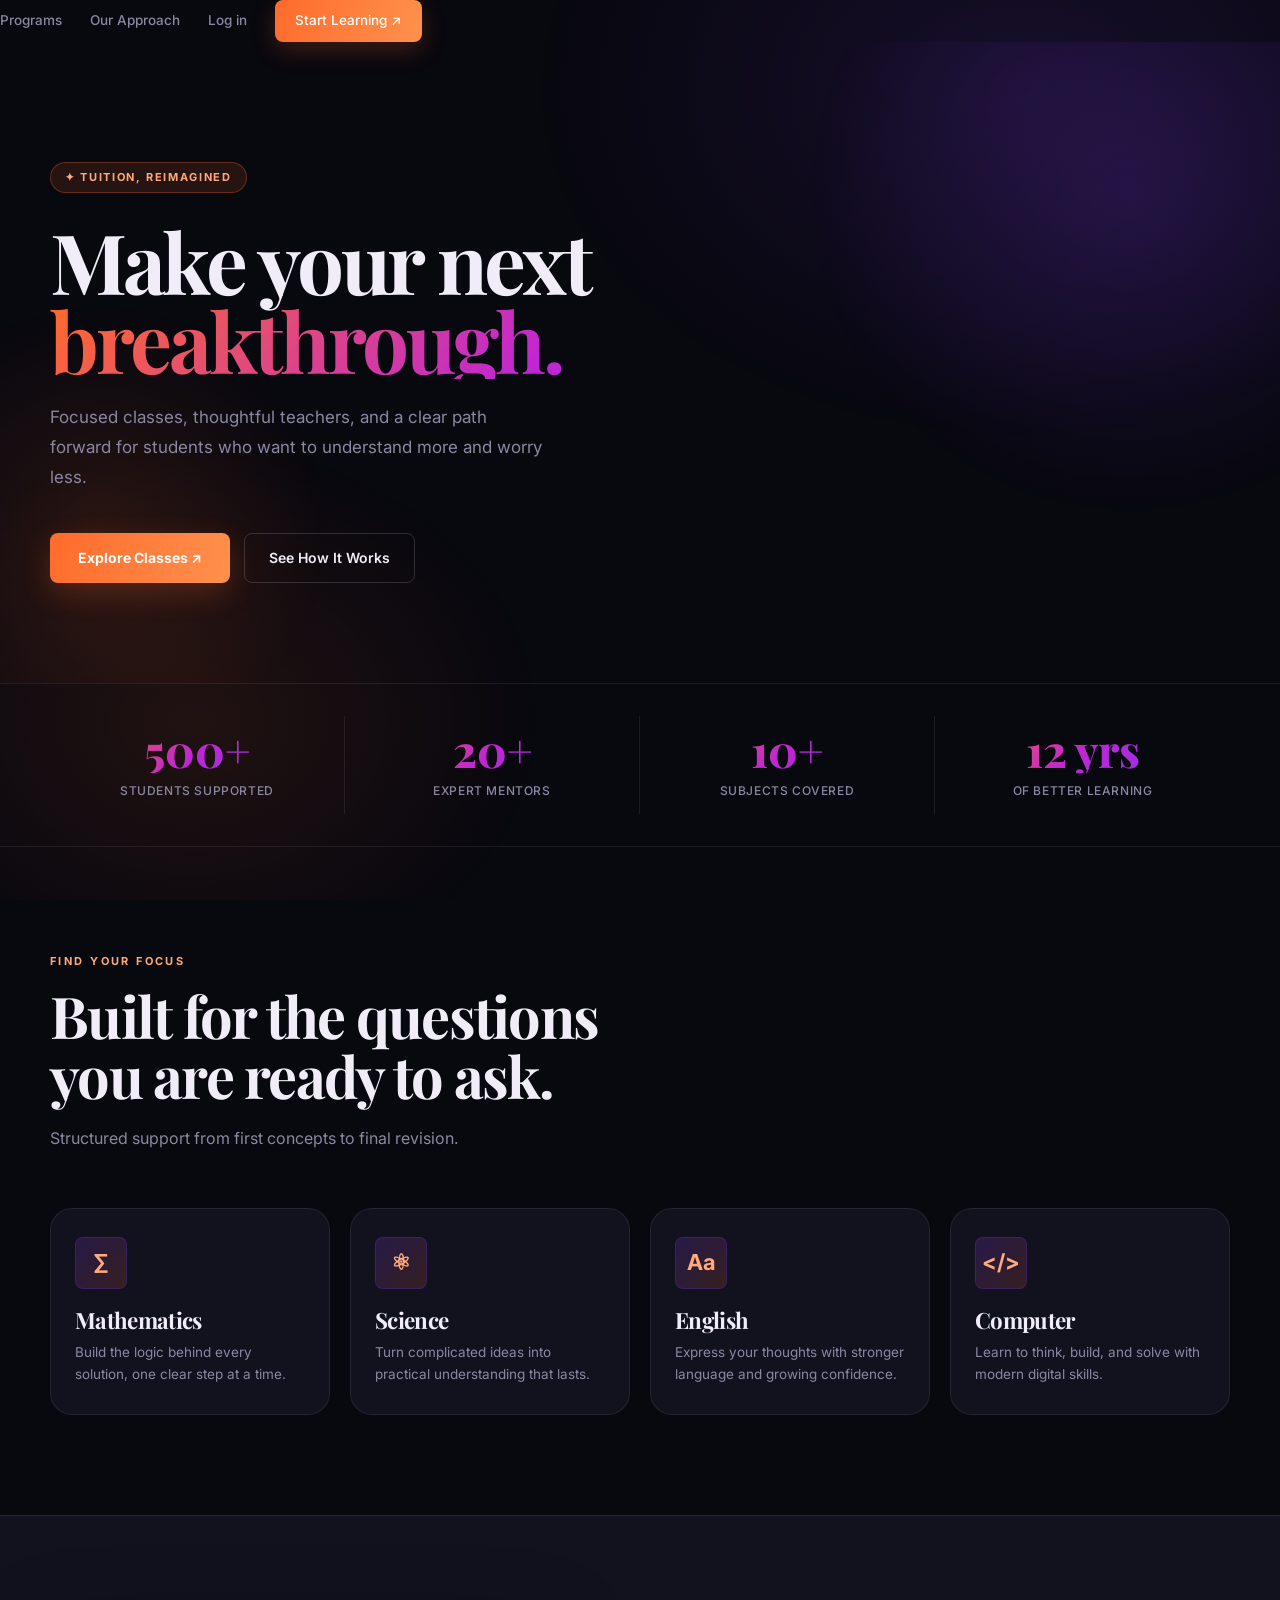
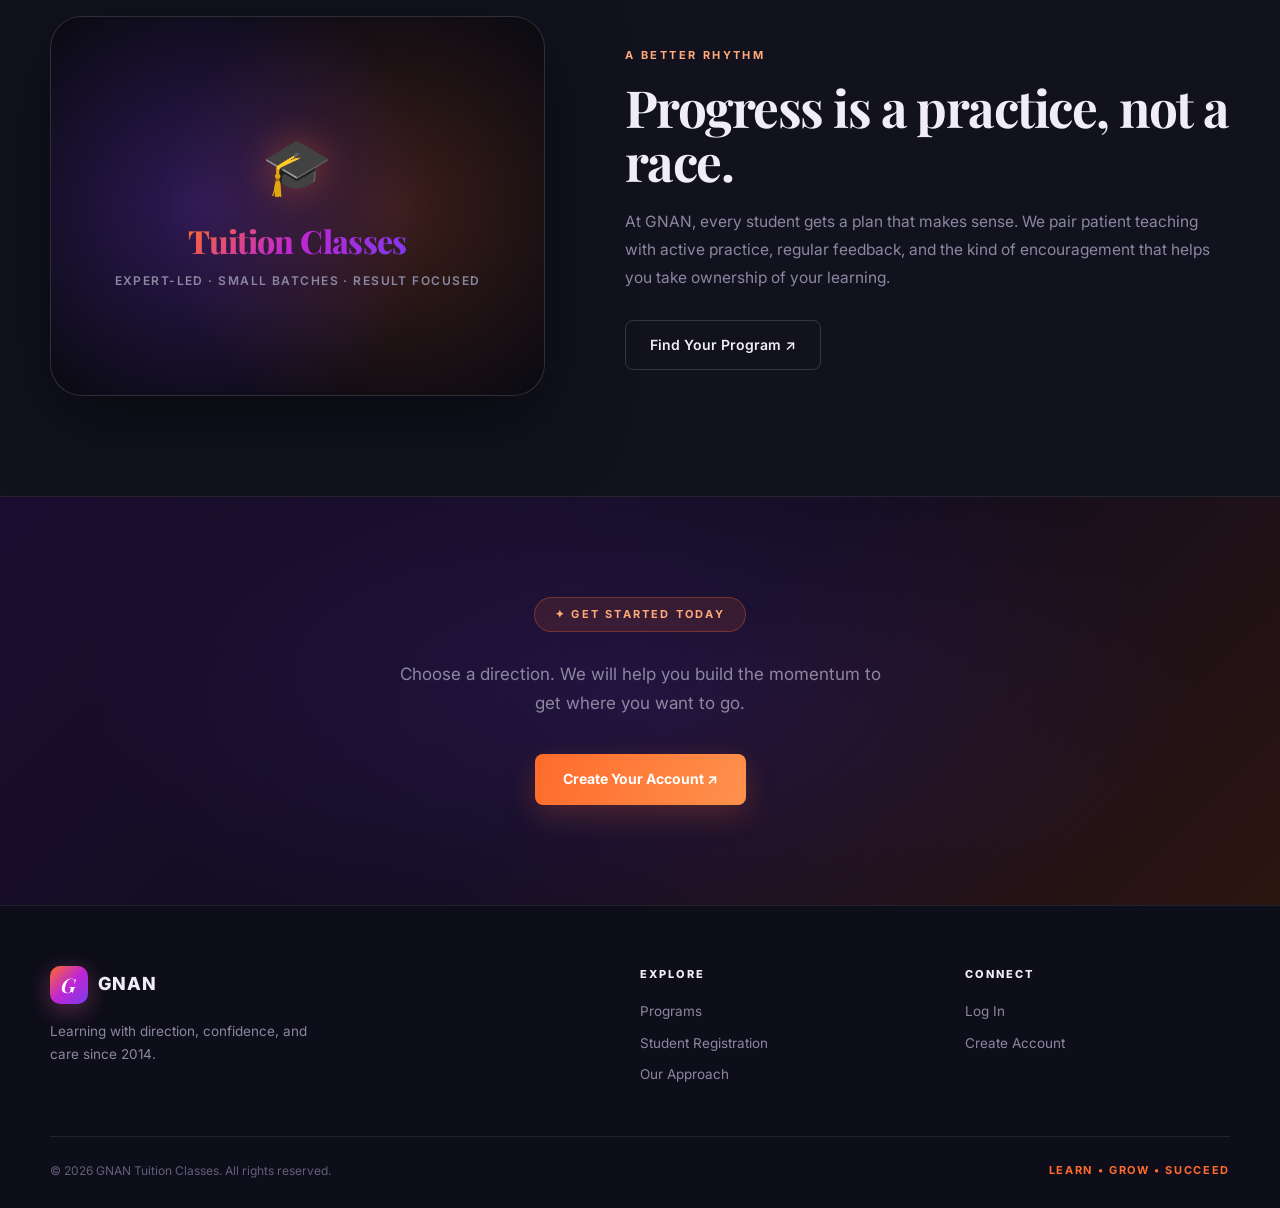
<file: Project.1sem/index.html>
<!DOCTYPE html>
<html lang="en">

<head>
  <meta charset="UTF-8">
  <meta name="viewport" content="width=device-width, initial-scale=1.0">
  <meta name="description"
    content="GNAN Tuition Classes — Focused classes, thoughtful teachers, and a clear path forward for students who want to understand more and worry less.">
  <title>GNAN | Learn with Direction</title>
  <link rel="stylesheet" href="style.css">
</head>

<body>

  </a>
  <nav class="nav-links">
    <a href="#programs">Programs</a>
    <a href="#approach">Our Approach</a>
    <a href="login.html">Log in</a>
    <a class="nav-btn" href="signup.html">Start Learning ↗</a>
  </nav>
  </div>
  </header>

  <main>

    <!-- ══ HERO ══ -->
    <section class="hero">
      <div class="container hero-content">

        <div class="hero-text">
          <div class="hero-badge">✦ Tuition, Reimagined</div>
          <h1>Make your next<br><span class="highlight">breakthrough.</span></h1>
          <p class="hero-desc">Focused classes, thoughtful teachers, and a clear path forward for students who want to
            understand more and worry less.</p>
          <div class="hero-buttons">
            <a class="btn-primary" href="registration.html">Explore Classes ↗</a>
            <a class="btn-secondary" href="#approach">See How It Works</a>
          </div>
        </div>

      </div>
    </section>

    <!-- ══ STATS ══ -->
    <section class="stats-strip">
      <div class="container stats-grid">
        <div class="stat-item">
          <span class="stat-number">500+</span>
          <span class="stat-label">Students Supported</span>
        </div>
        <div class="stat-item">
          <span class="stat-number">20+</span>
          <span class="stat-label">Expert Mentors</span>
        </div>
        <div class="stat-item">
          <span class="stat-number">10+</span>
          <span class="stat-label">Subjects Covered</span>
        </div>
        <div class="stat-item">
          <span class="stat-number">12 yrs</span>
          <span class="stat-label">Of Better Learning</span>
        </div>
      </div>
    </section>

    <!-- ══ PROGRAMS ══ -->
    <section class="section" id="programs">
      <div class="container">
        <div class="section-header">
          <span class="eyebrow">Find Your Focus</span>
          <h2>Built for the questions you are ready to ask.</h2>
          <p>Structured support from first concepts to final revision.</p>
        </div>
        <div class="course-grid">
          <article class="course-card">
            <div class="course-icon">∑</div>
            <h3>Mathematics</h3>
            <p>Build the logic behind every solution, one clear step at a time.</p>
          </article>
          <article class="course-card">
            <div class="course-icon">⚛</div>
            <h3>Science</h3>
            <p>Turn complicated ideas into practical understanding that lasts.</p>
          </article>
          <article class="course-card">
            <div class="course-icon">Aa</div>
            <h3>English</h3>
            <p>Express your thoughts with stronger language and growing confidence.</p>
          </article>
          <article class="course-card">
            <div class="course-icon">&lt;/&gt;</div>
            <h3>Computer</h3>
            <p>Learn to think, build, and solve with modern digital skills.</p>
          </article>
        </div>
      </div>
    </section>

    <!-- ══ APPROACH ══ -->
    <section class="section about-section" id="approach">
      <div class="container about-grid">
        <div class="about-visual">
          <div class="tuition-badge">
            <div class="tuition-icon">🎓</div>
            <span class="tuition-label">Tuition Classes</span>
            <p class="tuition-sub">Expert-led · Small Batches · Result Focused</p>
          </div>
        </div>
        <div class="about-content">
          <span class="eyebrow">A Better Rhythm</span>
          <h2>Progress is a practice, not a race.</h2>
          <p>At GNAN, every student gets a plan that makes sense. We pair patient teaching with active practice, regular
            feedback, and the kind of encouragement that helps you take ownership of your learning.</p>
          <a class="btn-secondary" href="registration.html">Find Your Program ↗</a>
        </div>
      </div>
    </section>


    <!-- ══ CTA ══ -->
    <section class="cta-section">
      <div class="container">
        <div class="cta-badge">✦ Get Started Today</div>
        <p>Choose a direction. We will help you build the momentum to get where you want to go.</p>
        <a class="btn-primary" href="signup.html">Create Your Account ↗</a>
      </div>
    </section>

  </main>

  <!-- ══ FOOTER ══ -->
  <footer class="footer">
    <div class="container footer-grid">
      <div class="footer-brand">
        <a class="logo" href="index.html">
          <div class="logo-icon">G</div>
          GNAN
        </a>
        <p>Learning with direction, confidence, and care since 2014.</p>
      </div>
      <div class="footer-col">
        <h4>Explore</h4>
        <div class="footer-links">
          <a href="#programs">Programs</a>
          <a href="registration.html">Student Registration</a>
          <a href="#approach">Our Approach</a>
        </div>
      </div>
      <div class="footer-col">
        <h4>Connect</h4>
        <div class="footer-links">
          <a href="login.html">Log In</a>
          <a href="signup.html">Create Account</a>
        </div>
      </div>
    </div>
    <div class="container footer-bottom">
      <p>© 2026 GNAN Tuition Classes. All rights reserved.</p>
      <span class="footer-tagline">Learn • Grow • Succeed</span>
    </div>
  </footer>
  <script src='https://cdn.jotfor.ms/agent/embedjs/01a11aa66d4870008f48ce76bed89f0163a3/embed.js'>
  </script>
</body>

</html>
</file>
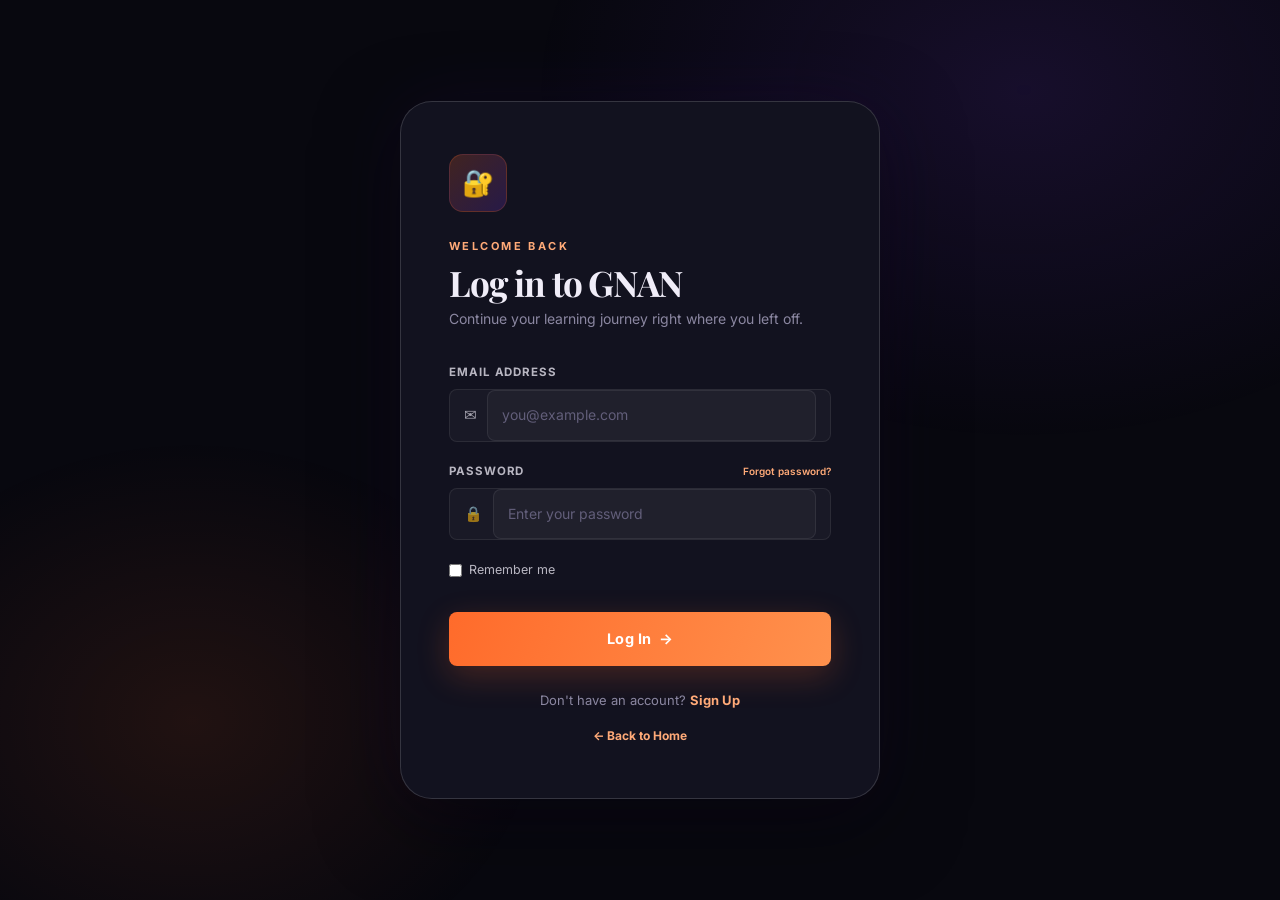
<file: Project.1sem/login.html>
<!DOCTYPE html>
<html lang="en">
<head>
  <meta charset="UTF-8">
  <meta name="viewport" content="width=device-width, initial-scale=1.0">
  <meta name="description" content="Login to GNAN Tuition Classes — Welcome back to your learning journey.">
  <title>Log In | GNAN Tuition Classes</title>
  <link rel="stylesheet" href="style.css">
</head>
<body class="auth-page">

  <div class="login-card">

    <div class="auth-icon">🔐</div>

    <span class="eyebrow">Welcome Back</span>
    <h1 style="font-size:2.2rem; margin: 8px 0 6px; line-height:1.05;">Log in to GNAN</h1>
    <p style="color:var(--muted); font-size:14px; margin-bottom:32px;">Continue your learning journey right where you left off.</p>

    <form>

      <div class="form-group">
        <label for="login-email">Email Address</label>
        <div class="input-wrap">
          <span class="input-icon">✉</span>
          <input type="email" id="login-email" placeholder="you@example.com" required>
        </div>
      </div>

      <div class="form-group">
        <div class="label-row">
          <label for="login-password">Password</label>
          <a href="#" class="label-hint" style="color:var(--orange-soft); font-weight:600;">Forgot password?</a>
        </div>
        <div class="input-wrap">
          <span class="input-icon">🔒</span>
          <input type="password" id="login-password" placeholder="Enter your password" required>
        </div>
      </div>

      <div class="login-meta">
        <label>
          <input type="checkbox" id="remember" style="accent-color:var(--orange);">
          Remember me
        </label>
      </div>

      <button type="submit" class="btn-submit">
        Log In &nbsp;→
      </button>

    </form>

    <div class="form-footer">
      Don't have an account? <a href="signup.html">Sign Up</a>
      <br>
      <a href="index.html" class="back-link">← Back to Home</a>
    </div>

  </div>

</body>
</html>
</file>
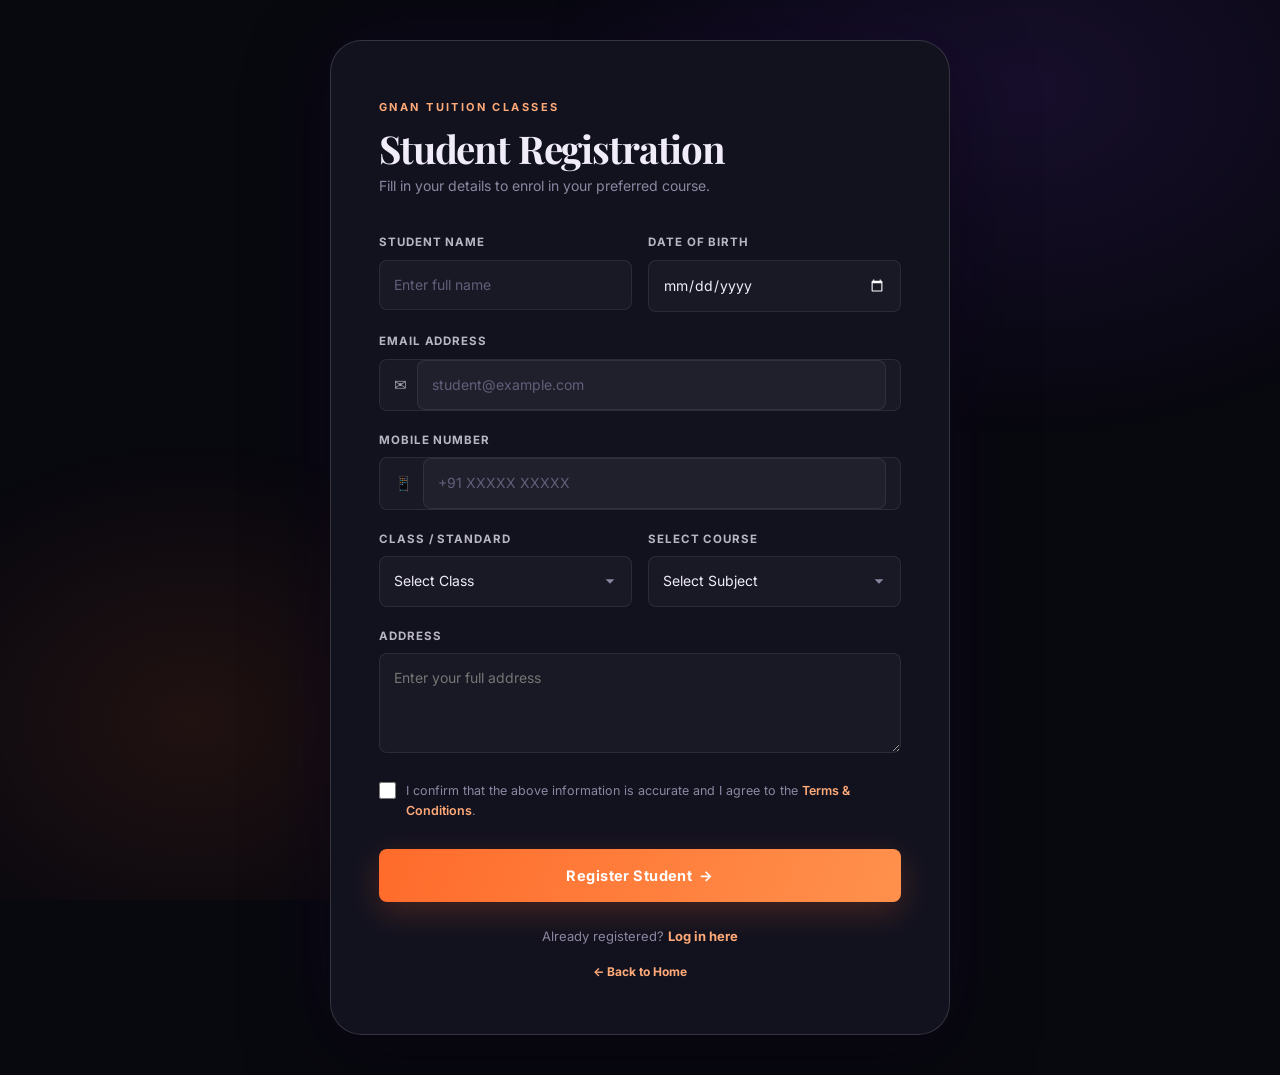
<file: Project.1sem/registration.html>
<!DOCTYPE html>
<html lang="en">
<head>
  <meta charset="UTF-8">
  <meta name="viewport" content="width=device-width, initial-scale=1.0">
  <meta name="description" content="Student Registration — GNAN Tuition Classes. Enroll in your preferred course today.">
  <title>Student Registration | GNAN Tuition Classes</title>
  <link rel="stylesheet" href="style.css">
</head>
<body class="auth-page">

  <div class="reg-card">

    <div class="reg-header">
      <span class="eyebrow">GNAN Tuition Classes</span>
      <h1>Student Registration</h1>
      <p>Fill in your details to enrol in your preferred course.</p>
    </div>

    <form>

      <div class="form-row">
        <div class="form-group">
          <label for="reg-name">Student Name</label>
          <input type="text" id="reg-name" placeholder="Enter full name" required>
        </div>
        <div class="form-group">
          <label for="reg-dob">Date of Birth</label>
          <input type="date" id="reg-dob" required>
        </div>
      </div>

      <div class="form-group">
        <label for="reg-email">Email Address</label>
        <div class="input-wrap">
          <span class="input-icon">✉</span>
          <input type="email" id="reg-email" placeholder="student@example.com" required>
        </div>
      </div>

      <div class="form-group">
        <label for="reg-phone">Mobile Number</label>
        <div class="input-wrap">
          <span class="input-icon">📱</span>
          <input type="tel" id="reg-phone" placeholder="+91 XXXXX XXXXX" required>
        </div>
      </div>

      <div class="form-row">
        <div class="form-group">
          <label for="reg-class">Class / Standard</label>
          <select id="reg-class" required>
            <option value="" disabled selected>Select Class</option>
            <option>5th Standard</option>
            <option>6th Standard</option>
            <option>7th Standard</option>
            <option>8th Standard</option>
            <option>9th Standard</option>
            <option>10th Standard</option>
            <option>11th Standard</option>
            <option>12th Standard</option>
          </select>
        </div>
        <div class="form-group">
          <label for="reg-course">Select Course</label>
          <select id="reg-course" required>
            <option value="" disabled selected>Select Subject</option>
            <option>Mathematics</option>
            <option>Science</option>
            <option>English</option>
            <option>Computer</option>
          </select>
        </div>
      </div>

      <div class="form-group">
        <label for="reg-address">Address</label>
        <textarea id="reg-address" placeholder="Enter your full address" required></textarea>
      </div>

      <div class="check-row">
        <input type="checkbox" id="reg-terms" required>
        <label for="reg-terms" style="font-size:12.5px; color:var(--muted); text-transform:none; letter-spacing:0; font-weight:400;">
          I confirm that the above information is accurate and I agree to the <a href="#">Terms &amp; Conditions</a>.
        </label>
      </div>

      <button type="submit" class="btn-submit">
        Register Student &nbsp;→
      </button>

    </form>

    <div class="form-footer">
      Already registered? <a href="login.html">Log in here</a>
      <br>
      <a href="index.html" class="back-link">← Back to Home</a>
    </div>

  </div>

</body>
</html>
</file>
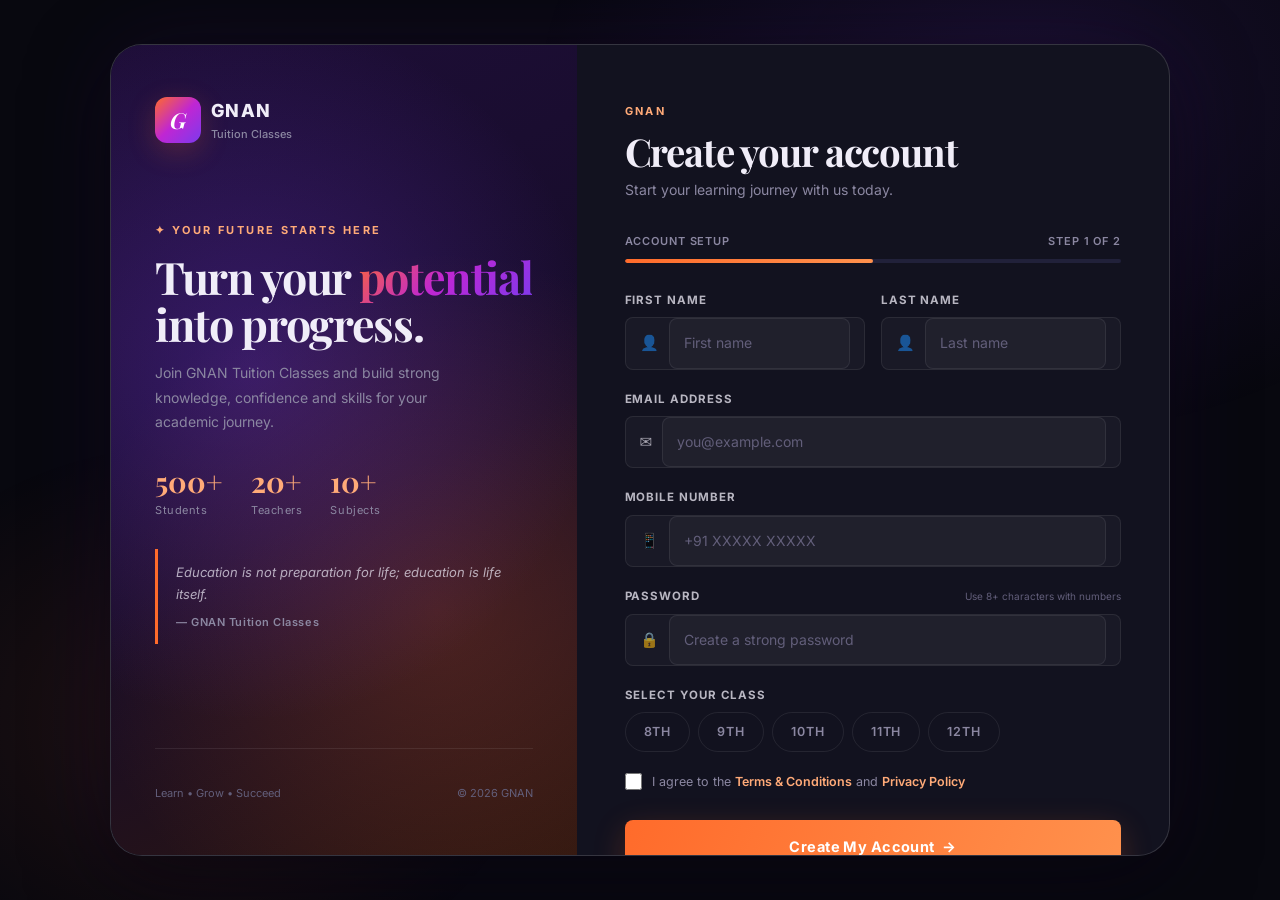
<file: Project.1sem/signup.html>
<!DOCTYPE html>
<html lang="en">
<head>
  <meta charset="UTF-8">
  <meta name="viewport" content="width=device-width, initial-scale=1.0">
  <meta name="description" content="Create your GNAN account — Start your learning journey with Gnan Tuition Classes.">
  <title>Sign Up | GNAN Tuition Classes</title>
  <link rel="stylesheet" href="style.css">
</head>
<body class="auth-page">

  <div class="auth-split">

    <!-- ── LEFT: VISUAL PANEL ── -->
    <section class="auth-visual">

      <div class="visual-logo">
        <div class="brand-symbol">G</div>
        <div>
          <div class="visual-logo-text">GNAN</div>
          <div class="visual-logo-sub">Tuition Classes</div>
        </div>
      </div>

      <div class="visual-heading">
        <span class="eyebrow">✦ Your Future Starts Here</span>
        <h2>Turn your <span class="hl">potential</span><br>into progress.</h2>
        <p>Join GNAN Tuition Classes and build strong knowledge, confidence and skills for your academic journey.</p>

        <div class="visual-stats">
          <div class="vs-item">
            <strong>500+</strong>
            <span>Students</span>
          </div>
          <div class="vs-item">
            <strong>20+</strong>
            <span>Teachers</span>
          </div>
          <div class="vs-item">
            <strong>10+</strong>
            <span>Subjects</span>
          </div>
        </div>

        <div class="visual-quote">
          Education is not preparation for life; education is life itself.
          <cite>— GNAN Tuition Classes</cite>
        </div>
      </div>

      <div class="visual-footer">
        <span>Learn • Grow • Succeed</span>
        <span>© 2026 GNAN</span>
      </div>

    </section>

    <!-- ── RIGHT: FORM PANEL ── -->
    <section class="auth-form-panel">

      <div class="auth-head">
        <span class="eyebrow">GNAN</span>
        <h1>Create your account</h1>
        <p>Start your learning journey with us today.</p>
      </div>

      <div class="progress-wrap">
        <div class="progress-meta">
          <span>Account Setup</span>
          <span>Step 1 of 2</span>
        </div>
        <div class="progress-track">
          <div class="progress-fill"></div>
        </div>
      </div>

      <form>

        <div class="form-row">
          <div class="form-group">
            <label for="first-name">First Name</label>
            <div class="input-wrap">
              <span class="input-icon">👤</span>
              <input type="text" id="first-name" placeholder="First name" required>
            </div>
          </div>
          <div class="form-group">
            <label for="last-name">Last Name</label>
            <div class="input-wrap">
              <span class="input-icon">👤</span>
              <input type="text" id="last-name" placeholder="Last name" required>
            </div>
          </div>
        </div>

        <div class="form-group">
          <label for="signup-email">Email Address</label>
          <div class="input-wrap">
            <span class="input-icon">✉</span>
            <input type="email" id="signup-email" placeholder="you@example.com" required>
          </div>
        </div>

        <div class="form-group">
          <label for="signup-phone">Mobile Number</label>
          <div class="input-wrap">
            <span class="input-icon">📱</span>
            <input type="tel" id="signup-phone" placeholder="+91 XXXXX XXXXX" required>
          </div>
        </div>

        <div class="form-group">
          <div class="label-row">
            <label for="signup-password">Password</label>
            <span class="label-hint">Use 8+ characters with numbers</span>
          </div>
          <div class="input-wrap">
            <span class="input-icon">🔒</span>
            <input type="password" id="signup-password" placeholder="Create a strong password" required>
          </div>
        </div>

        <div class="form-group">
          <label>Select Your Class</label>
          <div class="pill-grid">
            <label class="pill-option"><input type="radio" name="class"><span>8th</span></label>
            <label class="pill-option"><input type="radio" name="class"><span>9th</span></label>
            <label class="pill-option"><input type="radio" name="class"><span>10th</span></label>
            <label class="pill-option"><input type="radio" name="class"><span>11th</span></label>
            <label class="pill-option"><input type="radio" name="class"><span>12th</span></label>
          </div>
        </div>

        <div class="check-row">
          <input type="checkbox" id="terms" required>
          <label for="terms" style="font-size:12.5px; color:var(--muted); text-transform:none; letter-spacing:0; font-weight:400;">
            I agree to the <a href="#">Terms &amp; Conditions</a> and <a href="#">Privacy Policy</a>
          </label>
        </div>

        <button type="submit" class="btn-submit">
          Create My Account &nbsp;→
        </button>

      </form>

      <div class="form-footer">
        Already have an account? <a href="login.html">Log in</a>
        <br>
        <a href="index.html" class="back-link">← Back to Home</a>
      </div>

    </section>

  </div>

</body>
</html>
</file>
<file: Project.1sem/style.css>
/* ============================================================
   GNAN Tuition Classes — Premium Design System
   Pure HTML & CSS, No JavaScript
   ============================================================ */

@import url('https://fonts.googleapis.com/css2?family=Inter:wght@300;400;500;600;700;800;900&family=Playfair+Display:ital,wght@0,700;0,800;1,700&display=swap');

/* ─────────────── DESIGN TOKENS ─────────────── */
:root {
    --bg: #08080f;
    --bg-2: #0e0e1a;
    --surface: #12121f;
    --surface-2: #1a1a2e;
    --surface-3: #21213a;
    --line: rgba(255, 255, 255, .08);
    --line-strong: rgba(255, 255, 255, .15);

    --text: #f0edf8;
    --muted: #8b87a1;
    --muted-2: #625e7a;

    --orange: #ff6b2b;
    --orange-soft: #ffaa78;
    --orange-glow: rgba(255, 107, 43, .22);

    --purple: #7c3aed;
    --purple-soft: #c4a0ff;
    --purple-glow: rgba(124, 58, 237, .22);

    --grad-hero: linear-gradient(135deg, #ff6b2b 0%, #c026d3 50%, #7c3aed 100%);
    --grad-card: linear-gradient(145deg, rgba(255, 255, 255, .07) 0%, rgba(255, 255, 255, .02) 100%);
    --grad-btn: linear-gradient(110deg, #ff6b2b 0%, #ff914d 100%);

    --shadow-md: 0 12px 40px rgba(0, 0, 0, .4);
    --shadow-lg: 0 24px 80px rgba(0, 0, 0, .5);

    --radius-sm: 8px;
    --radius-md: 14px;
    --radius-lg: 22px;
    --radius-xl: 32px;

    --transition: all .3s cubic-bezier(.4, 0, .2, 1);
}

/* ─────────────── RESET ─────────────── */
*,
*::before,
*::after {
    box-sizing: border-box;
    margin: 0;
    padding: 0;
}

html {
    scroll-behavior: smooth;
    font-size: 16px;
}

body {
    background: var(--bg);
    color: var(--text);
    font-family: 'Inter', system-ui, sans-serif;
    line-height: 1.6;
    -webkit-font-smoothing: antialiased;
    overflow-x: hidden;
}

a {
    color: inherit;
    text-decoration: none;
}

button,
input,
select,
textarea {
    font: inherit;
    outline: none;
}

button {
    cursor: pointer;
    border: none;
    background: none;
}

/* ─────────────── AMBIENT BACKGROUND ─────────────── */
body::before {
    content: '';
    position: fixed;
    inset: 0;
    background:
        radial-gradient(ellipse 700px 500px at 80% 10%, rgba(124, 58, 237, .13) 0%, transparent 70%),
        radial-gradient(ellipse 500px 400px at 15% 80%, rgba(255, 107, 43, .10) 0%, transparent 70%);
    pointer-events: none;
    z-index: 0;
}

/* ─────────────── LAYOUT ─────────────── */
.container {
    max-width: 1180px;
    width: calc(100% - 48px);
    margin: 0 auto;
}

/* ─────────────── TYPOGRAPHY ─────────────── */
h1,
h2,
h3 {
    font-family: 'Playfair Display', Georgia, serif;
    line-height: 1;
    letter-spacing: -.03em;
}

label,
button,
.eyebrow,
.stat-label {
    font-family: 'Inter', sans-serif;
}

.eyebrow {
    display: inline-block;
    color: var(--orange-soft);
    font-family: 'Inter', sans-serif;
    font-size: 11px;
    font-weight: 700;
    letter-spacing: .22em;
    text-transform: uppercase;
}

/* ─────────────── NAVBAR ─────────────── */
.navbar {
    position: sticky;
    top: 0;
    z-index: 100;
    padding: 16px 0;
    background: rgba(8, 8, 15, .78);
    backdrop-filter: blur(24px) saturate(1.5);
    -webkit-backdrop-filter: blur(24px) saturate(1.5);
    border-bottom: 1px solid var(--line);
}

.navbar .container {
    display: flex;
    align-items: center;
    justify-content: space-between;
}

.logo {
    display: flex;
    align-items: center;
    gap: 10px;
    font-family: 'Inter', sans-serif;
    font-size: 18px;
    font-weight: 800;
    letter-spacing: .06em;
}

.logo-icon {
    width: 38px;
    height: 38px;
    border-radius: 10px;
    background: var(--grad-hero);
    display: flex;
    align-items: center;
    justify-content: center;
    font-family: 'Playfair Display', serif;
    font-style: italic;
    font-size: 20px;
    font-weight: 700;
    color: #fff;
    box-shadow: 0 6px 24px var(--orange-glow), 0 6px 24px var(--purple-glow);
    flex-shrink: 0;
}

.nav-links {
    display: flex;
    align-items: center;
    gap: 28px;
}

.nav-links a {
    font-family: 'Inter', sans-serif;
    font-size: 13.5px;
    font-weight: 500;
    color: var(--muted);
    transition: var(--transition);
    position: relative;
}

.nav-links a::after {
    content: '';
    position: absolute;
    left: 0;
    bottom: -3px;
    width: 0;
    height: 2px;
    background: var(--orange);
    border-radius: 2px;
    transition: width .3s ease;
}

.nav-links a:hover {
    color: var(--text);
}

.nav-links a:hover::after {
    width: 100%;
}

.nav-btn {
    display: inline-flex;
    align-items: center;
    gap: 6px;
    padding: 10px 20px;
    background: var(--grad-btn);
    color: #fff !important;
    font-family: 'Inter', sans-serif;
    font-size: 13px;
    font-weight: 700;
    border-radius: var(--radius-sm);
    box-shadow: 0 8px 24px var(--orange-glow);
    transition: var(--transition);
    border: none;
}

.nav-btn::after {
    display: none !important;
}

.nav-btn:hover {
    transform: translateY(-2px);
    box-shadow: 0 14px 32px var(--orange-glow);
}

/* ─────────────── HERO ─────────────── */
.hero {
    position: relative;
    padding: 120px 0 100px;
    overflow: hidden;
    z-index: 1;
}

.hero::before {
    content: '';
    position: absolute;
    width: 700px;
    height: 700px;
    right: -200px;
    top: -200px;
    background: radial-gradient(circle, rgba(124, 58, 237, .18) 0%, transparent 65%);
    pointer-events: none;
}

.hero::after {
    content: '';
    position: absolute;
    width: 500px;
    height: 500px;
    left: -150px;
    bottom: -100px;
    background: radial-gradient(circle, rgba(255, 107, 43, .12) 0%, transparent 65%);
    pointer-events: none;
}

.hero-content {
    display: grid;
    grid-template-columns: 1.1fr .9fr;
    gap: 80px;
    align-items: center;
    position: relative;
    z-index: 2;
}

.hero-badge {
    display: inline-flex;
    align-items: center;
    gap: 8px;
    padding: 6px 14px;
    background: rgba(255, 107, 43, .12);
    border: 1px solid rgba(255, 107, 43, .3);
    border-radius: 100px;
    font-family: 'Inter', sans-serif;
    font-size: 11px;
    font-weight: 700;
    color: var(--orange-soft);
    letter-spacing: .15em;
    text-transform: uppercase;
    margin-bottom: 28px;
}

.hero h1 {
    font-size: clamp(3.2rem, 6.5vw, 6rem);
    line-height: .95;
    margin-bottom: 24px;
    letter-spacing: -.04em;
}

.hero h1 .highlight {
    background: var(--grad-hero);
    -webkit-background-clip: text;
    -webkit-text-fill-color: transparent;
    background-clip: text;
    display: inline-block;
    animation: shimmer 4s ease-in-out infinite;
    background-size: 200%;
}

@keyframes shimmer {

    0%,
    100% {
        background-position: 0% 50%;
    }

    50% {
        background-position: 100% 50%;
    }
}

.hero-desc {
    color: var(--muted);
    font-size: 17px;
    max-width: 500px;
    margin-bottom: 40px;
    line-height: 1.75;
}

.hero-buttons {
    display: flex;
    flex-wrap: wrap;
    gap: 14px;
    align-items: center;
}

.hero-card {
    background: var(--grad-card);
    border: 1px solid var(--line-strong);
    border-radius: var(--radius-xl);
    padding: 40px;
    position: relative;
    backdrop-filter: blur(10px);
    box-shadow: var(--shadow-md), 0 0 80px rgba(124, 58, 237, .12);
}

.hero-card::before {
    content: '';
    position: absolute;
    inset: 0;
    border-radius: inherit;
    background: linear-gradient(135deg, rgba(255, 107, 43, .05) 0%, rgba(124, 58, 237, .05) 100%);
}

@keyframes float {

    0%,
    100% {
        transform: translateY(0px);
    }

    50% {
        transform: translateY(-12px);
    }
}

.hero-card-icon {
    width: 70px;
    height: 70px;
    border-radius: var(--radius-md);
    background: linear-gradient(135deg, rgba(255, 107, 43, .2), rgba(124, 58, 237, .2));
    display: flex;
    align-items: center;
    justify-content: center;
    font-size: 34px;
    margin-bottom: 28px;
    border: 1px solid rgba(255, 107, 43, .2);
}

.hero-card h3 {
    font-size: 28px;
    margin-bottom: 10px;
}

.hero-card p {
    color: var(--muted);
    font-size: 14px;
    line-height: 1.75;
}

.floating-card {
    position: absolute;
    background: var(--surface-2);
    border: 1px solid var(--line-strong);
    border-radius: var(--radius-sm);
    padding: 12px 16px;
    font-family: 'Inter', sans-serif;
    font-size: 12px;
    font-weight: 600;
    box-shadow: var(--shadow-md);
    white-space: nowrap;
}

.fc-1 {
    top: 30px;
    right: -22px;
    color: var(--orange-soft);
    border-color: rgba(255, 107, 43, .3);
    animation: float-a 4.5s ease-in-out infinite;
}

.fc-2 {
    bottom: 28px;
    left: -22px;
    color: var(--purple-soft);
    border-color: rgba(124, 58, 237, .3);
    animation: float-a 5.5s ease-in-out infinite reverse;
}

@keyframes float-a {

    0%,
    100% {
        transform: translateY(0px) rotate(-1deg);
    }

    50% {
        transform: translateY(-8px) rotate(1deg);
    }
}

/* ─────────────── BUTTONS ─────────────── */
.btn-primary {
    display: inline-flex;
    align-items: center;
    gap: 8px;
    padding: 14px 28px;
    background: var(--grad-btn);
    color: #fff;
    font-family: 'Inter', sans-serif;
    font-size: 14px;
    font-weight: 700;
    border-radius: var(--radius-sm);
    border: none;
    box-shadow: 0 10px 30px var(--orange-glow);
    transition: var(--transition);
    cursor: pointer;
}

.btn-primary:hover {
    transform: translateY(-3px);
    box-shadow: 0 16px 40px var(--orange-glow);
}

.btn-secondary {
    display: inline-flex;
    align-items: center;
    gap: 8px;
    padding: 13px 24px;
    background: transparent;
    color: var(--text);
    font-family: 'Inter', sans-serif;
    font-size: 14px;
    font-weight: 600;
    border-radius: var(--radius-sm);
    border: 1px solid var(--line-strong);
    transition: var(--transition);
    cursor: pointer;
}

.btn-secondary:hover {
    background: var(--surface-2);
    border-color: rgba(255, 255, 255, .25);
    transform: translateY(-2px);
}

/* ─────────────── STATS STRIP ─────────────── */
.stats-strip {
    padding: 32px 0;
    border-top: 1px solid var(--line);
    border-bottom: 1px solid var(--line);
    position: relative;
    z-index: 1;
}

.stats-grid {
    display: grid;
    grid-template-columns: repeat(4, 1fr);
}

.stat-item {
    text-align: center;
    padding: 12px 20px;
    border-right: 1px solid var(--line);
}

.stat-item:last-child {
    border-right: none;
}

.stat-number {
    font-family: 'Playfair Display', serif;
    font-size: 2.8rem;
    font-weight: 800;
    line-height: 1;
    background: var(--grad-hero);
    -webkit-background-clip: text;
    -webkit-text-fill-color: transparent;
    background-clip: text;
    display: block;
    margin-bottom: 4px;
}

.stat-label {
    font-size: 12px;
    font-weight: 500;
    color: var(--muted);
    letter-spacing: .05em;
    text-transform: uppercase;
}

/* ─────────────── SECTIONS ─────────────── */
.section {
    padding: 100px 0;
    position: relative;
    z-index: 1;
}

.section-header {
    margin-bottom: 56px;
    max-width: 640px;
}

.section-header h2 {
    font-size: clamp(2.2rem, 4.5vw, 3.6rem);
    margin: 12px 0 18px;
    line-height: 1.05;
}

.section-header p {
    color: var(--muted);
    font-size: 16px;
    line-height: 1.75;
}

/* ─────────────── COURSE CARDS ─────────────── */
.course-grid {
    display: grid;
    grid-template-columns: repeat(4, 1fr);
    gap: 20px;
}

.course-card {
    background: var(--surface);
    border: 1px solid var(--line);
    border-radius: var(--radius-lg);
    padding: 28px 24px;
    transition: var(--transition);
    position: relative;
    overflow: hidden;
}

.course-card::before {
    content: '';
    position: absolute;
    top: 0;
    left: 0;
    right: 0;
    height: 3px;
    background: var(--grad-hero);
    transform: scaleX(0);
    transform-origin: left;
    transition: transform .4s ease;
}

.course-card:hover {
    border-color: rgba(255, 107, 43, .35);
    transform: translateY(-8px);
    box-shadow: var(--shadow-md), 0 0 30px var(--orange-glow);
}

.course-card:hover::before {
    transform: scaleX(1);
}

.course-icon {
    width: 52px;
    height: 52px;
    border-radius: var(--radius-sm);
    background: linear-gradient(135deg, rgba(124, 58, 237, .2), rgba(255, 107, 43, .15));
    display: flex;
    align-items: center;
    justify-content: center;
    font-size: 22px;
    margin-bottom: 20px;
    border: 1px solid rgba(124, 58, 237, .2);
    color: var(--orange-soft);
    font-family: 'Inter', sans-serif;
    font-weight: 700;
}

.course-card h3 {
    font-family: 'Playfair Display', serif;
    font-size: 1.4rem;
    margin-bottom: 10px;
}

.course-card p {
    color: var(--muted);
    font-size: 13.5px;
    line-height: 1.65;
}

/* ─────────────── ABOUT ─────────────── */
.about-section {
    background: var(--surface);
    border-top: 1px solid var(--line);
    border-bottom: 1px solid var(--line);
}

.about-grid {
    display: grid;
    grid-template-columns: .9fr 1.1fr;
    gap: 80px;
    align-items: center;
}

.about-visual {
    position: relative;
    height: 380px;
    border-radius: var(--radius-xl);
    background: #0a0a12;
    border: 1px solid var(--line-strong);
    display: flex;
    align-items: center;
    justify-content: center;
    overflow: hidden;
    box-shadow: var(--shadow-lg);
}

.about-visual::before {
    content: '';
    position: absolute;
    inset: 0;
    background:
        radial-gradient(circle at 30% 50%, rgba(124, 58, 237, .3) 0%, transparent 60%),
        radial-gradient(circle at 70% 50%, rgba(255, 107, 43, .2) 0%, transparent 60%);
}

.tuition-badge {
    position: relative;
    z-index: 1;
    display: flex;
    flex-direction: column;
    align-items: center;
    justify-content: center;
    gap: 12px;
    text-align: center;
}

.tuition-icon {
    font-size: 56px;
    filter: drop-shadow(0 0 18px rgba(255, 107, 43, .4));
}



.tuition-label {
    font-family: 'Playfair Display', serif;
    font-size: 2rem;
    font-weight: 800;
    background: var(--grad-hero);
    -webkit-background-clip: text;
    -webkit-text-fill-color: transparent;
    background-clip: text;
    letter-spacing: -.02em;
    line-height: 1.1;
}

.tuition-sub {
    font-family: 'Inter', sans-serif;
    font-size: 12px;
    font-weight: 600;
    color: var(--muted);
    letter-spacing: .12em;
    text-transform: uppercase;
}



.about-content h2 {
    font-size: clamp(2rem, 4vw, 3.2rem);
    margin: 14px 0 20px;
    line-height: 1.05;
}

.about-content p {
    color: var(--muted);
    font-size: 15.5px;
    line-height: 1.8;
    margin-bottom: 28px;
}

/* ─────────────── FEATURE CARDS ─────────────── */
.feature-grid {
    display: grid;
    grid-template-columns: repeat(3, 1fr);
    gap: 20px;
}

.feature-card {
    background: var(--surface);
    border: 1px solid var(--line);
    border-radius: var(--radius-lg);
    padding: 32px 28px;
    transition: var(--transition);
}

.feature-card:hover {
    border-color: var(--line-strong);
    transform: translateY(-6px);
    background: var(--surface-2);
}

.feature-num {
    font-family: 'Inter', sans-serif;
    font-size: 11px;
    font-weight: 800;
    letter-spacing: .2em;
    color: var(--orange);
    text-transform: uppercase;
    display: block;
    margin-bottom: 16px;
}

.feature-card h3 {
    font-family: 'Playfair Display', serif;
    font-size: 1.35rem;
    margin-bottom: 12px;
}

.feature-card p {
    color: var(--muted);
    font-size: 13.5px;
    line-height: 1.7;
}

/* ─────────────── CTA ─────────────── */
.cta-section {
    position: relative;
    padding: 100px 0;
    overflow: hidden;
    z-index: 1;
    text-align: center;
}

.cta-section::before {
    content: '';
    position: absolute;
    inset: 0;
    background: linear-gradient(135deg, #1b0d30 0%, #120d20 50%, #2b150f 100%);
}

.cta-section::after {
    content: '';
    position: absolute;
    inset: 0;
    background: radial-gradient(ellipse 800px 400px at 50% 50%, rgba(124, 58, 237, .15) 0%, transparent 70%);
}

.cta-section .container {
    position: relative;
    z-index: 2;
}

.cta-badge {
    display: inline-flex;
    align-items: center;
    gap: 8px;
    padding: 8px 20px;
    background: rgba(255, 107, 43, .12);
    border: 1px solid rgba(255, 107, 43, .3);
    border-radius: 100px;
    font-size: 11px;
    font-weight: 700;
    font-family: 'Inter', sans-serif;
    color: var(--orange-soft);
    letter-spacing: .2em;
    text-transform: uppercase;
    margin-bottom: 28px;
}

.cta-section h2 {
    font-size: clamp(2.5rem, 5.5vw, 4.5rem);
    margin-bottom: 18px;
    line-height: 1;
}

.cta-section>.container>p {
    color: var(--muted);
    font-size: 17px;
    max-width: 500px;
    margin: 0 auto 36px;
    line-height: 1.7;
}

/* ─────────────── FOOTER ─────────────── */
.footer {
    background: var(--bg-2);
    padding: 60px 0 28px;
    border-top: 1px solid var(--line);
    position: relative;
    z-index: 1;
}

.footer-grid {
    display: grid;
    grid-template-columns: 2fr 1fr 1fr;
    gap: 60px;
    margin-bottom: 50px;
}

.footer-brand p {
    color: var(--muted);
    font-size: 13.5px;
    line-height: 1.75;
    margin-top: 16px;
    max-width: 280px;
}

.footer-col h4 {
    font-family: 'Inter', sans-serif;
    font-size: 11px;
    font-weight: 800;
    letter-spacing: .18em;
    text-transform: uppercase;
    color: var(--text);
    margin-bottom: 18px;
}

.footer-links {
    display: flex;
    flex-direction: column;
    gap: 10px;
}

.footer-links a {
    color: var(--muted);
    font-size: 13.5px;
    transition: var(--transition);
}

.footer-links a:hover {
    color: var(--orange-soft);
    padding-left: 6px;
}

.footer-bottom {
    border-top: 1px solid var(--line);
    padding-top: 24px;
    display: flex;
    align-items: center;
    justify-content: space-between;
    flex-wrap: wrap;
    gap: 12px;
}

.footer-bottom p {
    color: var(--muted-2);
    font-size: 12px;
}

.footer-tagline {
    font-size: 11px;
    font-weight: 700;
    letter-spacing: .15em;
    color: var(--orange);
    text-transform: uppercase;
}

/* ─────────────── AUTH PAGES ─────────────── */
.auth-page {
    min-height: 100vh;
    display: flex;
    align-items: center;
    justify-content: center;
    padding: 40px 20px;
    position: relative;
}

.login-card {
    background: var(--surface);
    border: 1px solid var(--line-strong);
    border-radius: var(--radius-xl);
    padding: 52px 48px;
    width: 100%;
    max-width: 480px;
    position: relative;
    z-index: 1;
    box-shadow: var(--shadow-lg), 0 0 80px rgba(124, 58, 237, .08);
}

.auth-split {
    display: grid;
    grid-template-columns: .88fr 1.12fr;
    width: 100%;
    max-width: 1060px;
    background: var(--surface);
    border: 1px solid var(--line-strong);
    border-radius: var(--radius-xl);
    overflow: hidden;
    position: relative;
    z-index: 1;
    box-shadow: var(--shadow-lg), 0 0 100px rgba(124, 58, 237, .10);
}

.auth-visual {
    background: linear-gradient(155deg, #1e0e38 0%, #160c28 55%, #2d1610 100%);
    padding: 52px 44px;
    position: relative;
    display: flex;
    flex-direction: column;
    overflow: hidden;
}

.auth-visual::before {
    content: '';
    position: absolute;
    inset: 0;
    background:
        radial-gradient(circle at 30% 40%, rgba(124, 58, 237, .3) 0%, transparent 60%),
        radial-gradient(circle at 70% 70%, rgba(255, 107, 43, .2) 0%, transparent 55%);
}

.auth-visual>* {
    position: relative;
    z-index: 1;
}

.visual-logo {
    display: flex;
    align-items: center;
    gap: 10px;
}

.brand-symbol {
    width: 46px;
    height: 46px;
    border-radius: 12px;
    background: var(--grad-hero);
    display: flex;
    align-items: center;
    justify-content: center;
    font-family: 'Playfair Display', serif;
    font-style: italic;
    font-size: 22px;
    font-weight: 700;
    color: #fff;
    box-shadow: 0 8px 28px var(--orange-glow);
    flex-shrink: 0;
}

.visual-logo-text {
    font-size: 18px;
    font-weight: 800;
    font-family: 'Inter', sans-serif;
    letter-spacing: .08em;
}

.visual-logo-sub {
    font-size: 11px;
    color: var(--muted);
    font-family: 'Inter', sans-serif;
    font-weight: 500;
}

.visual-heading {
    margin-top: auto;
    margin-bottom: 32px;
}

.visual-heading .eyebrow {
    margin-bottom: 14px;
}

.visual-heading h2 {
    font-size: clamp(2rem, 3.5vw, 2.8rem);
    line-height: 1.05;
    margin-bottom: 14px;
}

.visual-heading h2 .hl {
    background: var(--grad-hero);
    -webkit-background-clip: text;
    -webkit-text-fill-color: transparent;
    background-clip: text;
}

.visual-heading p {
    color: var(--muted);
    font-size: 14px;
    line-height: 1.75;
    max-width: 320px;
}

.visual-stats {
    display: flex;
    gap: 28px;
    margin-top: 32px;
}

.vs-item strong {
    display: block;
    font-family: 'Playfair Display', serif;
    font-size: 1.8rem;
    color: var(--orange-soft);
    line-height: 1;
}

.vs-item span {
    font-size: 11px;
    color: var(--muted);
    font-family: 'Inter', sans-serif;
    letter-spacing: .05em;
}

.visual-quote {
    border-left: 3px solid var(--orange);
    padding: 12px 18px;
    margin-top: 28px;
    font-size: 13px;
    font-style: italic;
    color: rgba(240, 237, 248, .7);
    line-height: 1.7;
}

.visual-quote cite {
    display: block;
    margin-top: 8px;
    font-style: normal;
    font-size: 11px;
    color: var(--muted);
    font-weight: 600;
    letter-spacing: .05em;
}

.visual-footer {
    margin-top: auto;
    padding-top: 36px;
    border-top: 1px solid rgba(255, 255, 255, .08);
    display: flex;
    align-items: center;
    justify-content: space-between;
    font-family: 'Inter', sans-serif;
    font-size: 11px;
    color: var(--muted-2);
}

.auth-form-panel {
    padding: 52px 48px;
    display: flex;
    flex-direction: column;
    overflow-y: auto;
    max-height: 90vh;
}

.auth-head {
    margin-bottom: 32px;
}

.auth-head .eyebrow {
    margin-bottom: 10px;
}

.auth-head h1 {
    font-size: clamp(2rem, 3vw, 2.8rem);
    line-height: 1.05;
    margin-bottom: 8px;
}

.auth-head p {
    color: var(--muted);
    font-size: 14px;
}

.progress-wrap {
    margin-bottom: 28px;
}

.progress-meta {
    display: flex;
    justify-content: space-between;
    font-size: 11px;
    font-weight: 600;
    color: var(--muted);
    font-family: 'Inter', sans-serif;
    text-transform: uppercase;
    letter-spacing: .08em;
    margin-bottom: 8px;
}

.progress-track {
    height: 4px;
    background: var(--surface-3);
    border-radius: 4px;
    overflow: hidden;
}

.progress-fill {
    height: 100%;
    background: var(--grad-btn);
    border-radius: 4px;
    width: 50%;
}

/* ─────────────── FORM ELEMENTS ─────────────── */
.form-group {
    margin-bottom: 20px;
}

.form-row {
    display: grid;
    grid-template-columns: 1fr 1fr;
    gap: 16px;
}

label {
    display: block;
    font-family: 'Inter', sans-serif;
    font-size: 11.5px;
    font-weight: 700;
    color: rgba(240, 237, 248, .75);
    letter-spacing: .08em;
    text-transform: uppercase;
    margin-bottom: 8px;
}

.label-row {
    display: flex;
    align-items: center;
    justify-content: space-between;
    margin-bottom: 8px;
}

.label-row label {
    margin-bottom: 0;
}

.label-hint {
    font-family: 'Inter', sans-serif;
    font-size: 10px;
    color: var(--muted-2);
    text-transform: none;
    letter-spacing: 0;
    font-weight: 400;
}

.input-wrap {
    display: flex;
    align-items: center;
    gap: 10px;
    background: rgba(255, 255, 255, .03);
    border: 1px solid var(--line);
    border-radius: var(--radius-sm);
    padding: 0 14px;
    transition: var(--transition);
}

.input-wrap:focus-within {
    border-color: var(--orange);
    background: rgba(255, 107, 43, .04);
    box-shadow: 0 0 0 3px rgba(255, 107, 43, .1);
}

.input-icon {
    font-size: 15px;
    flex-shrink: 0;
    opacity: .65;
}

.input-wrap input {
    flex: 1;
    background: transparent;
    border: none;
    outline: none;
    color: var(--text);
    font-size: 14px;
    font-family: 'Inter', sans-serif;
    padding: 14px 0;
}

input[type="text"],
input[type="email"],
input[type="password"],
input[type="tel"],
input[type="date"],
select,
textarea {
    width: 100%;
    background: rgba(255, 255, 255, .03);
    border: 1px solid var(--line);
    border-radius: var(--radius-sm);
    color: var(--text);
    font-family: 'Inter', sans-serif;
    font-size: 14px;
    padding: 13px 14px;
    transition: var(--transition);
    -webkit-appearance: none;
    appearance: none;
}

input[type="text"]:focus,
input[type="email"]:focus,
input[type="password"]:focus,
input[type="tel"]:focus,
input[type="date"]:focus,
select:focus,
textarea:focus {
    border-color: var(--orange);
    background: rgba(255, 107, 43, .04);
    box-shadow: 0 0 0 3px rgba(255, 107, 43, .1);
    outline: none;
}

input::placeholder {
    color: var(--muted-2);
}

textarea {
    resize: vertical;
    min-height: 100px;
}

select {
    background-image: url("data:image/svg+xml,%3Csvg xmlns='http://www.w3.org/2000/svg' viewBox='0 0 16 16' fill='%238b87a1'%3E%3Cpath d='M8 11L3 6h10z'/%3E%3C/svg%3E");
    background-repeat: no-repeat;
    background-position: right 14px center;
    background-size: 14px;
    padding-right: 38px;
    cursor: pointer;
}

select option {
    background: var(--surface-2);
    color: var(--text);
}

input[type="date"] {
    color-scheme: dark;
}

/* Class radio pills */
.pill-grid {
    display: flex;
    flex-wrap: wrap;
    gap: 8px;
}

.pill-option {
    margin: 0;
}

.pill-option input[type="radio"] {
    display: none;
}

.pill-option span {
    display: block;
    padding: 9px 18px;
    border: 1px solid var(--line);
    border-radius: 100px;
    font-family: 'Inter', sans-serif;
    font-size: 12.5px;
    font-weight: 600;
    color: var(--muted);
    cursor: pointer;
    transition: var(--transition);
}

.pill-option input:checked+span {
    background: rgba(255, 107, 43, .15);
    border-color: var(--orange);
    color: var(--orange-soft);
}

.pill-option span:hover {
    border-color: var(--line-strong);
    color: var(--text);
}

/* Checkbox */
.check-row {
    display: flex;
    align-items: flex-start;
    gap: 10px;
    font-family: 'Inter', sans-serif;
    font-size: 12.5px;
    color: var(--muted);
    margin: 20px 0;
}

.check-row input[type="checkbox"] {
    width: 17px;
    height: 17px;
    margin-top: 1px;
    flex-shrink: 0;
    accent-color: var(--orange);
    border-radius: 4px;
}

.check-row a {
    color: var(--orange-soft);
    font-weight: 600;
}

/* Login meta row */
.login-meta {
    display: flex;
    align-items: center;
    justify-content: space-between;
    font-family: 'Inter', sans-serif;
    font-size: 12.5px;
    color: var(--muted);
    margin: 18px 0 24px;
}

.login-meta label {
    display: flex;
    align-items: center;
    gap: 7px;
    cursor: pointer;
    font-weight: normal;
    text-transform: none;
    letter-spacing: 0;
    font-size: 12.5px;
}

.login-meta a {
    color: var(--orange-soft);
    font-weight: 600;
    transition: var(--transition);
}

.login-meta a:hover {
    color: var(--orange);
}

/* Submit button */
.btn-submit {
    width: 100%;
    display: flex;
    align-items: center;
    justify-content: center;
    gap: 10px;
    padding: 15px 20px;
    background: var(--grad-btn);
    color: #fff;
    font-family: 'Inter', sans-serif;
    font-size: 14.5px;
    font-weight: 700;
    border-radius: var(--radius-sm);
    border: none;
    box-shadow: 0 10px 32px var(--orange-glow);
    cursor: pointer;
    transition: var(--transition);
    margin-top: 6px;
    letter-spacing: .03em;
}

.btn-submit:hover {
    transform: translateY(-3px);
    box-shadow: 0 16px 44px var(--orange-glow);
}

/* Form footer */
.form-footer {
    margin-top: 24px;
    text-align: center;
    font-family: 'Inter', sans-serif;
    font-size: 13px;
    color: var(--muted);
}

.form-footer a {
    color: var(--orange-soft);
    font-weight: 700;
    transition: var(--transition);
}

.form-footer a:hover {
    color: var(--orange);
}

.back-link {
    display: inline-flex;
    align-items: center;
    gap: 6px;
    margin-top: 16px;
    font-size: 12px;
    font-family: 'Inter', sans-serif;
    color: var(--muted-2);
    transition: var(--transition);
}

.back-link:hover {
    color: var(--muted);
}

.auth-icon {
    width: 58px;
    height: 58px;
    border-radius: var(--radius-md);
    background: linear-gradient(135deg, rgba(255, 107, 43, .2), rgba(124, 58, 237, .2));
    display: flex;
    align-items: center;
    justify-content: center;
    font-size: 26px;
    margin-bottom: 20px;
    border: 1px solid rgba(255, 107, 43, .2);
}

.reg-card {
    background: var(--surface);
    border: 1px solid var(--line-strong);
    border-radius: var(--radius-xl);
    padding: 52px 48px;
    width: 100%;
    max-width: 620px;
    position: relative;
    z-index: 1;
    box-shadow: var(--shadow-lg), 0 0 80px rgba(124, 58, 237, .08);
}

.reg-header {
    margin-bottom: 36px;
}

.reg-header .eyebrow {
    margin-bottom: 12px;
}

.reg-header h1 {
    font-size: 2.4rem;
    line-height: 1;
    margin-bottom: 8px;
}

.reg-header p {
    color: var(--muted);
    font-size: 14px;
}



/* ─────────────── RESPONSIVE ─────────────── */
@media (max-width: 900px) {
    .hero-content {
        grid-template-columns: 1fr;
        gap: 56px;
    }

    .hero-card {
        max-width: 520px;
    }

    .about-grid {
        grid-template-columns: 1fr;
        gap: 40px;
    }

    .course-grid {
        grid-template-columns: repeat(2, 1fr);
    }

    .auth-split {
        grid-template-columns: 1fr;
    }

    .auth-visual {
        min-height: 320px;
    }

    .visual-heading {
        margin-top: 24px;
        margin-bottom: 0;
    }

    .footer-grid {
        grid-template-columns: 1fr 1fr;
        gap: 40px;
    }

    .stats-grid {
        grid-template-columns: repeat(2, 1fr);
    }

    .stat-item {
        border-right: none;
        border-bottom: 1px solid var(--line);
    }

    .stat-item:nth-child(odd) {
        border-right: 1px solid var(--line);
    }

    .stat-item:nth-last-child(-n+2) {
        border-bottom: none;
    }

    .nav-links a:not(.nav-btn) {
        display: none;
    }
}

@media (max-width: 600px) {
    .container {
        width: calc(100% - 32px);
    }

    .hero {
        padding: 80px 0 70px;
    }

    .hero h1 {
        font-size: 3rem;
    }

    .course-grid {
        grid-template-columns: 1fr;
    }

    .feature-grid {
        grid-template-columns: 1fr;
    }

    .form-row {
        grid-template-columns: 1fr;
    }

    .login-card,
    .reg-card {
        padding: 36px 24px;
    }

    .auth-form-panel {
        padding: 36px 24px;
        max-height: none;
    }

    .footer-grid {
        grid-template-columns: 1fr;
        gap: 32px;
    }

    .floating-card {
        display: none;
    }

    .hero-buttons {
        flex-direction: column;
        align-items: flex-start;
    }
}
</file>
